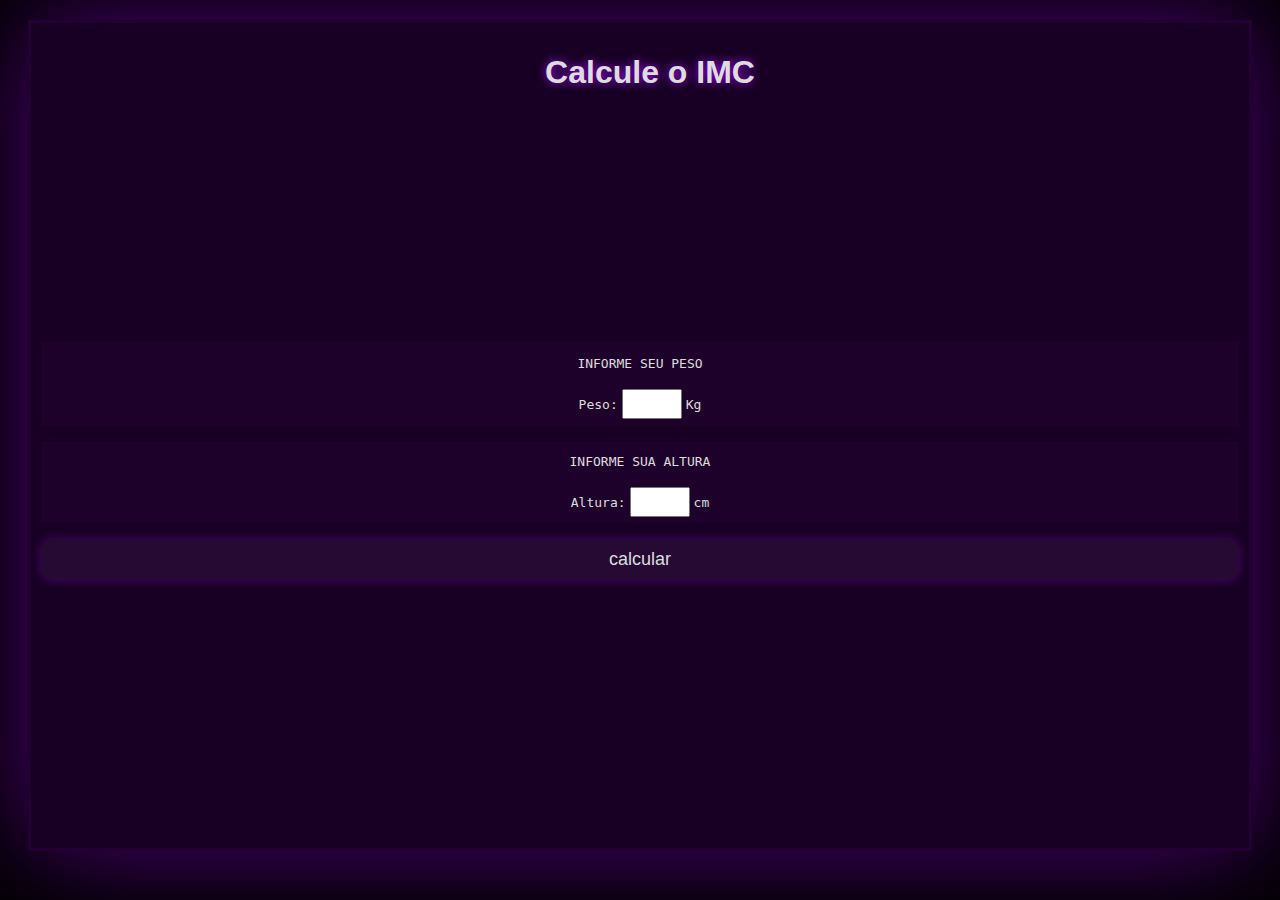
<file: JavaScript/index.html>
<html lang="pt-br">
    <head>
        <meta charset="UTF-8">
        <meta name="viewport" content="width=device-width, initial-scale=1.0">
        <title>Calculadora de IMC</title>
        <link rel="shortcut icon" href="./favicons/favicon.ico" />  <!-- www.pngarea.com -->
        <link rel="stylesheet" href="./style.css">
    </head>
    
    <body>

        <div class="container">
            <h1>Calcule o IMC</h1>

            <form>

                <div class="container-calculadora">
                    
                    <div class="titulo">
                        <p>INFORME SEU PESO</p>
                    </div> 
                    
                    <div class="number">
                        <p>Peso:</p> 
                        <input id = "peso" type="number" class="add-number">
                        <span>Kg</span>
                    </div>
                </div>

                <div class="container-calculadora">
                    
                    <div class="titulo">    
                        <p>INFORME SUA ALTURA</p>
                    </div> 

                    <div class="number">
                        <p>Altura:</p>
                        <input id="altura" type="number" class="add-number"> 
                        <span>cm</span>
                    </div>
                </div>

                <input id="btnCalc" type="button" value="calcular" class="button-calcular">

                <div class="calculado">
                    <div id="divResultado">        
                    </div>
                </div>
            </form>

        </div>
        
    </body>
    <script src="./script.js"></script>
</html>
</file>
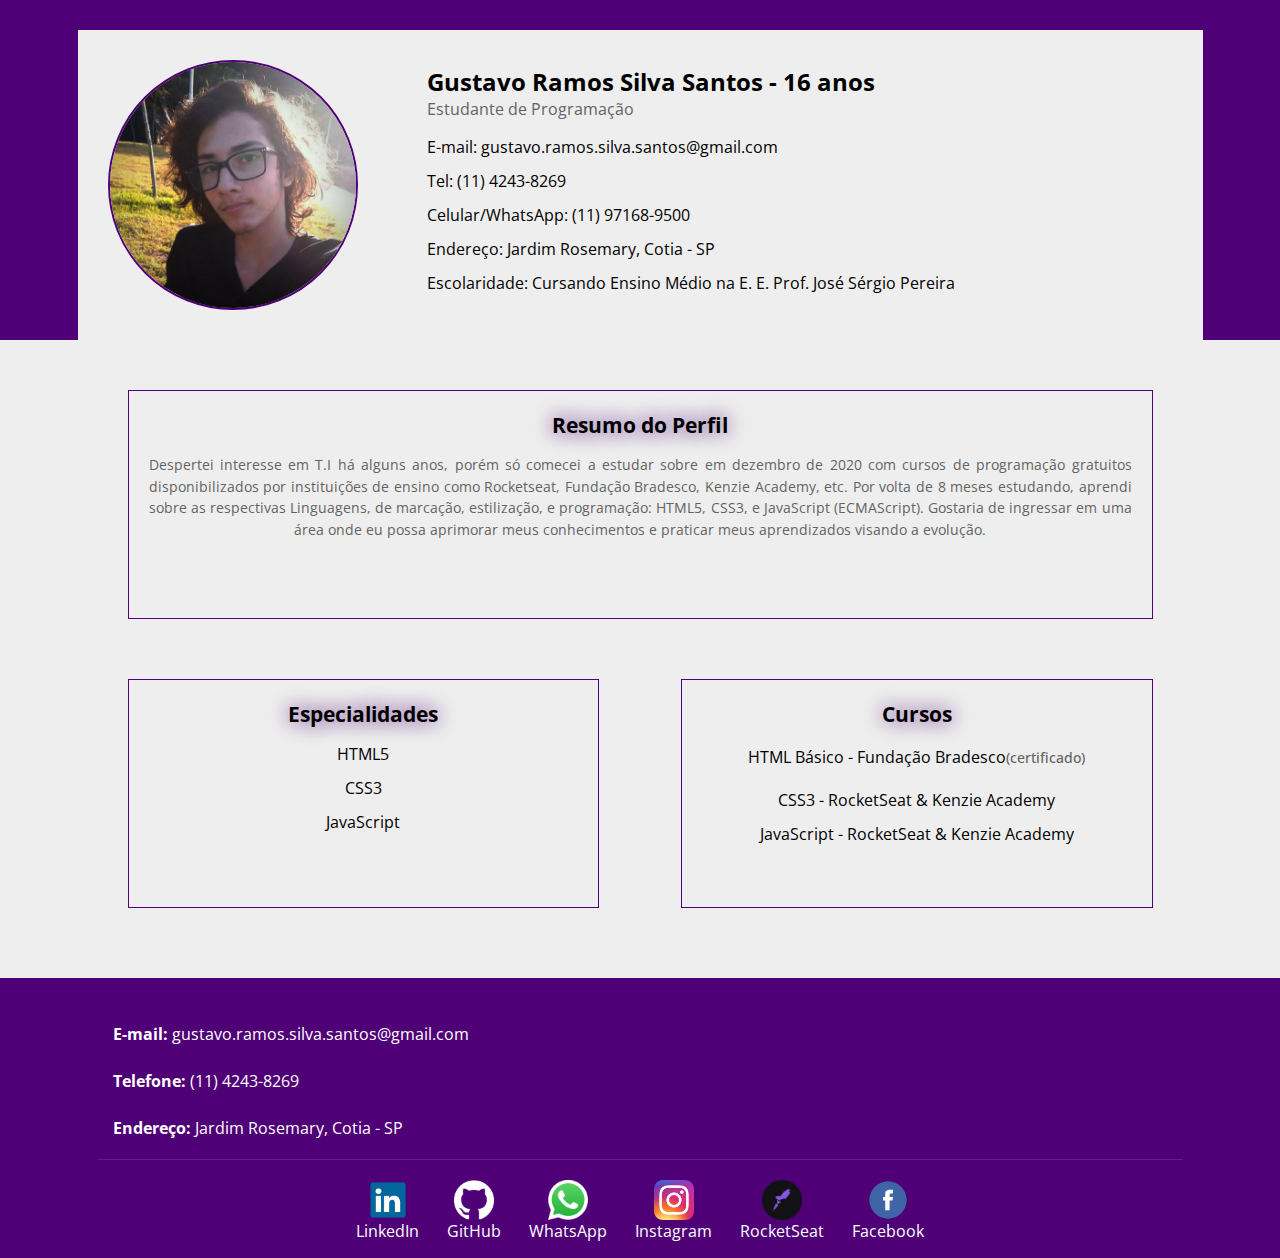
<file: Portfolio/index.html>
<html lang="pt-br">
    <head>
        <meta charset="UTF-8">
        <meta http-equiv="X-UA-Compatible" content="IE=edge">
        <meta name="viewport" content="width=device-width, initial-scale=1.0">
        <title>Portfólio</title>
        <link rel="stylesheet" href="style.css">
        <link rel="preconnect" href="https://fonts.gstatic.com"> 
        <link href="https://fonts.googleapis.com/css2?family=Open+Sans:wght@300;400;600&display=swap" rel="stylesheet">
        <link rel="shortcut icon" href="./img/Favicon/programming2.png" type="image/x-icon">
    </head>

    <body>
        <header>
            <div class="container">

                <div class="linha">

                    <div class="coluna coluna-esquerda">
                        <figure>
                            <img src="./img/Eu.jpg" alt="Gustavo Ramos">
                            <figcaption class="hidden">Gustavo Ramos</figcaption>
                        </figure>
                    </div>

                    <div class="coluna coluna-direita">

                        <h1>Gustavo Ramos Silva Santos - 16 anos</h1>
                        <p>Estudante de Programação</p>

                        <ul>
                            <li id="quebrarLinha">
                                <a  href="mailto:gustavo.ramos.silva.santos@gmail.com">E-mail: gustavo.ramos.silva.santos@gmail.com</a>
                            </li>
                            
                            <li>
                                <a href="tel:551142438269">Tel: (11) 4243-8269</a>
                            </li>

                            <li>
                                <a href="tel:5511971689500">Celular/WhatsApp: (11) 97168-9500</a>
                            </li>
                            
                            <li>
                                <a href="https://goo.gl/maps/2cG1PNw39P9ZUXqS9  " target="_blank">Endereço: Jardim Rosemary, Cotia - SP</a>
                            </li>

                            <li>
                                Escolaridade:
                                Cursando Ensino Médio na <a href="https://www.google.com/maps/place/E.E.+Professor+Jos%C3%A9+S%C3%A9rgio+Pereira/@-23.5624458,-46.9341419,15.95z/data=!4m5!3m4!1s0x0:0x44816b1979bf24d7!8m2!3d-23.5631894!4d-46.9303474" target="_blank"> E. E. Prof. José Sérgio Pereira</a>
                            </li>
                        </ul>

                    </div>
                    
                </div>

            </div>
        </header>

        <main>
            <div class="container">

                <div class="coluna coluna-centro">
                    <section>
                        <h2>Resumo do Perfil</h2>
                        
                        <!-- descrição do perfil -->
                        <p>    Despertei interesse em T.I há alguns anos, porém só comecei a estudar sobre em dezembro de 2020 com cursos de programação gratuitos disponibilizados por instituições de ensino como Rocketseat, Fundação Bradesco, Kenzie Academy, etc. Por volta de 8 meses estudando, aprendi sobre as respectivas Linguagens, de marcação, estilização, e programação: HTML5, CSS3, e JavaScript (ECMAScript). Gostaria de ingressar em uma área onde eu possa aprimorar meus conhecimentos e praticar meus aprendizados visando a evolução.</p>
                    
                    </section>
                </div>
                
                <div class="linha">
                        
                    
                    <div class="coluna coluna-esquerda">
                        <section>
                            <h2>Especialidades</h2>
                            <ul>
                                <li>HTML5</li>
                                <li>CSS3</li>
                                <li>JavaScript</li>
                            </ul>
                        </section>
                    </div>

                    <div class="coluna coluna-direita">
                        <section>
                            <h2>Cursos</h2>
                            <ul>
                                <li>HTML Básico - Fundação Bradesco<a href="./img/Performa.pdf"><strong>(certificado)</strong></a></li>
                                <li>CSS3 - RocketSeat & Kenzie Academy</li>
                                <li>JavaScript - RocketSeat & Kenzie Academy</li>    
                            </ul>
                        </section>
                    </div>
                </div>
            </div>
        </main>

        <footer>
            <div class="container">
                <nav>
                    <ul class="info-contato">
                        <li>
                            <a href="mailto:gustavo.ramos.silva.santos@gmail.com"><strong>E-mail:</strong> gustavo.ramos.silva.santos@gmail.com</a>
                        </li>
                        
                        <li>
                            <a href="tel:551142438269"><strong>Telefone:</strong> (11) 4243-8269</a>
                        </li>
                        
                        <li>
                            <a href="https://goo.gl/maps/2cG1PNw39P9ZUXqS9" target="_blank"><strong>Endereço:</strong> Jardim Rosemary, Cotia - SP </a>
                        </li>
                    </ul>
                </nav>
                
                <nav>
                    <ul class="redes-sociais">
                        <li>
                            <a href="https://www.linkedin.com/in/gustavoramos32/" target="_blank">
                                <img src="./img/linkedin.png" alt="linkedin">
                                <p>LinkedIn</p>
                            </a>
                        </li>
                        
                        <li>
                            <a href="https://github.com/Gustavo032" target="_blank">
                                <img src="./img/github.png"i alt="GitHub">
                                <p>GitHub</p>
                            </a>
                        </li>

                        <li>
                            <a href="https://wa.me/5511971689500" target="_blank">
                                <img src="./img/whatsapp.png" alt="WhatsApp">
                                <p>WhatsApp</p>
                            </a>
                        </li>

                        <li>
                            <a href="https://www.instagram.com/guusta.r/" target="_blank">
                                <img src="./img/Instagram.png" alt="Instagram">
                                <p>Instagram</p>
                            </a>
                        </li>

                        <li>
                            <a href="https://app.rocketseat.com.br/me/guusta" target="_blank">
                                <img id="rocketIcon" src="./img/RocketSeat.jpg" alt="RocketSeat">
                                <p>RocketSeat</p>
                            </a>
                        </li>

                        <li>
                            <a href="https://www.facebook.com/profile.php?id=100009918495667" target="_blank">
                                <img src="./img/facebook.png" alt="Facebook">
                                <p>Facebook</p>
                            </a>
                        </li>
                    </ul>
                </nav>
            </div>
        </footer>
    </body>
</html>
</file>
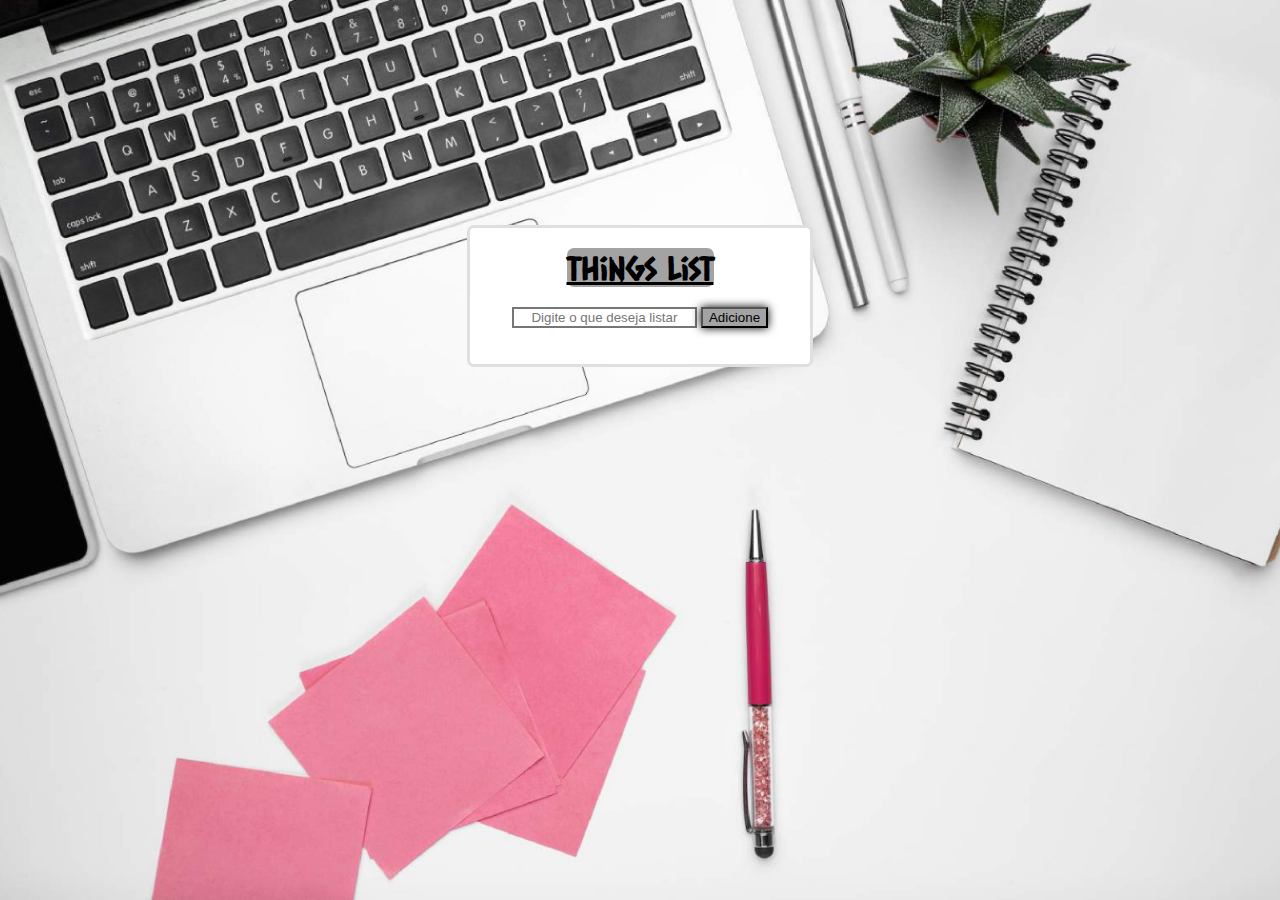
<file: JavaScript/Projeto/index.html>
<html lang="pt-br">
    <head>
        <meta charset="UTF-8">
        <meta name="viewport" content="width=device-width, initial-scale=1.0">
        <title>Things List</title>
        <link rel="shortcut icon" href="./img/lista.ico">
        <link rel="stylesheet" href="./style.css">
        <link rel="preconnect" href="https://fonts.googleapis.com">
        <link rel="preconnect" href="https://fonts.gstatic.com" crossorigin>
        <link href="https://fonts.googleapis.com/css2?family=Caesar+Dressing&family=Fredericka+the+Great&display=swap" rel="stylesheet">
    </head>

    <body> 
        <div class= "app">
            <div class="container">
                
                <h1>Things List</h1>
                
                <div class="adicionar">
                    <input id="inputText" type="text" placeholder="Digite o que deseja listar">
                
                    <button id="btnAdd" type="submit">Adicione</button>
                </div>

                <ul id="listaUl">
                </ul>

            </div>
        </div>
    </body>
    <script src="./script.js"></script>
</html>
</file>
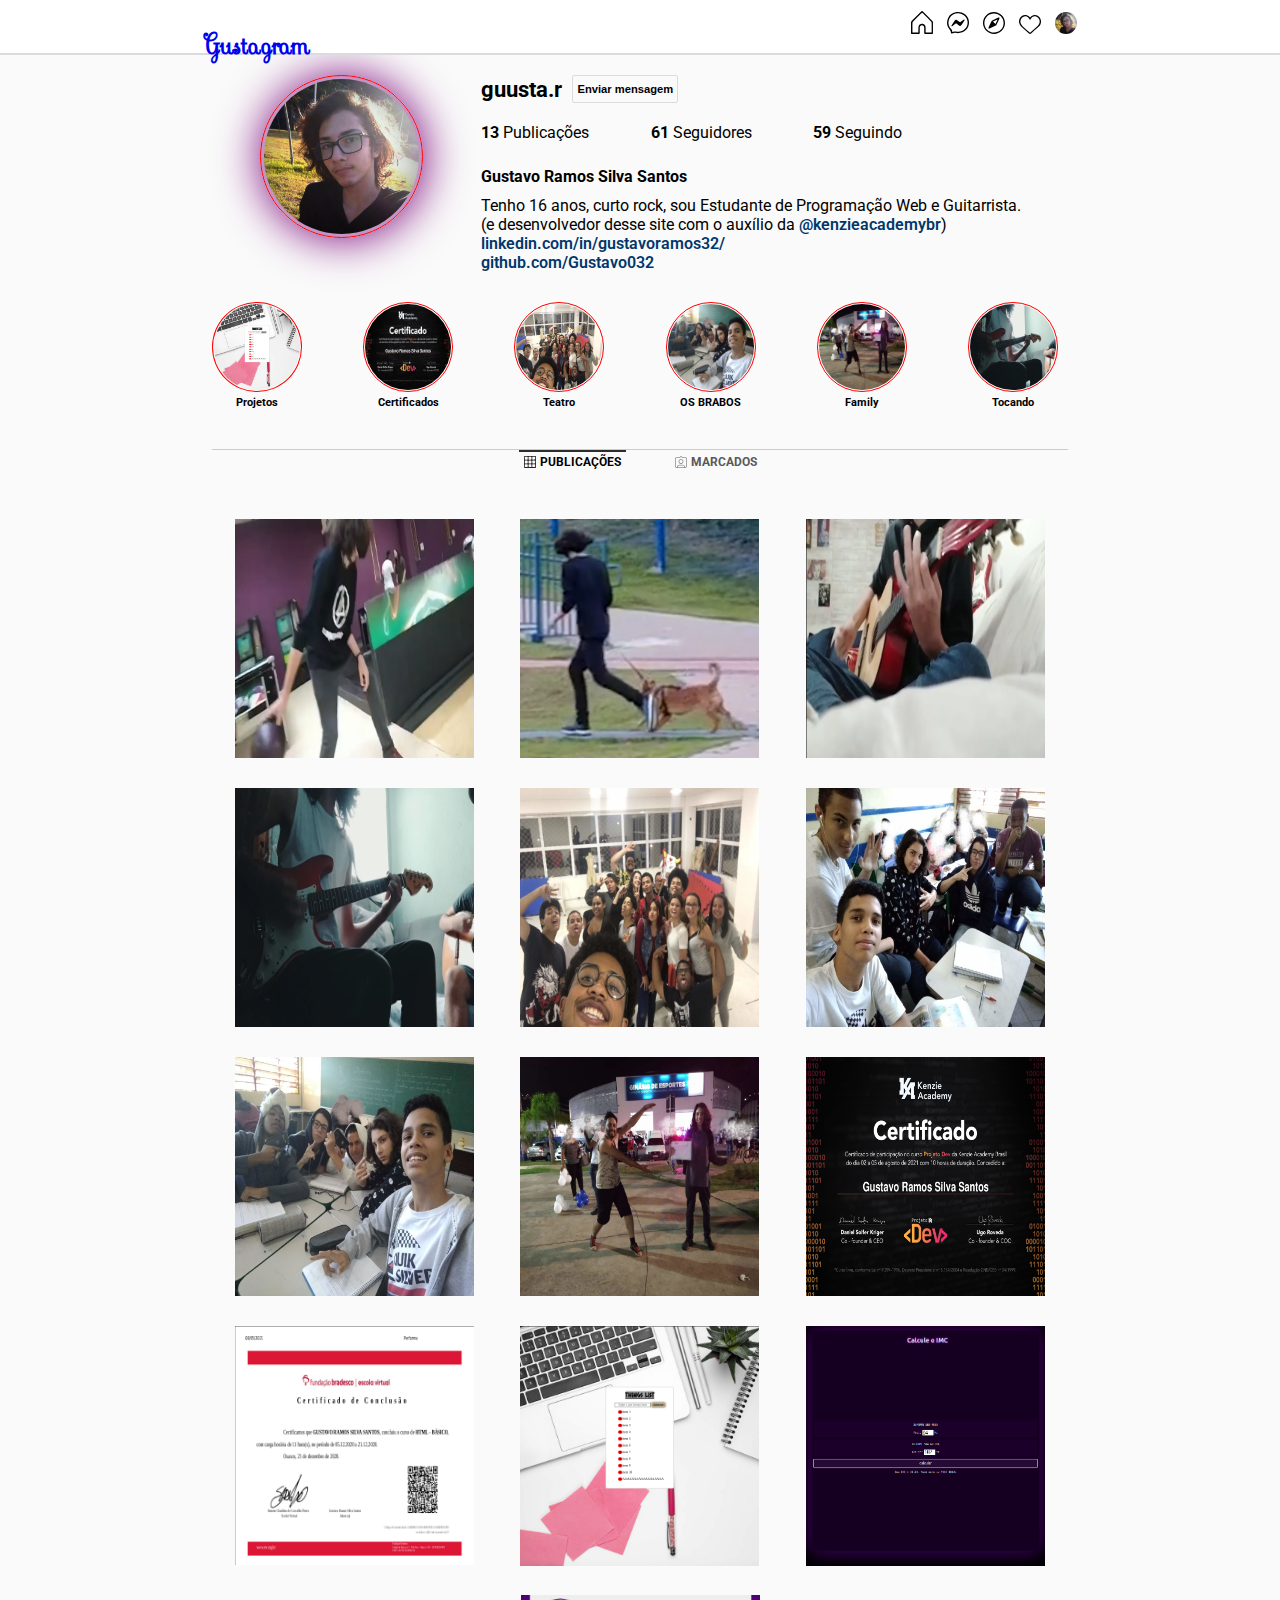
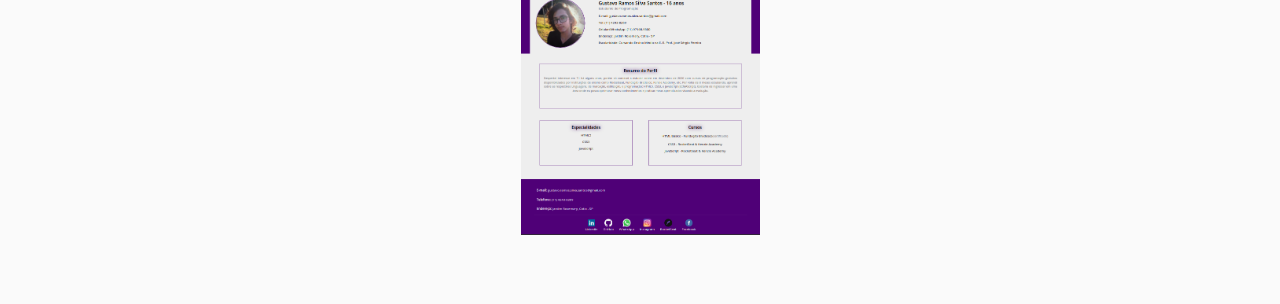
<file: Projeto DEV/Projeto Final/index.html>
<!DOCTYPE html>
<html lang="pt-br">
    <head>
        <meta charset="UTF-8">
        <meta http-equiv="X-UA-Compatible" content="IE=edge">
        <meta name="viewport" content="width=device-width, initial-scale=1.0">
        <meta name="author" content="Gustavo Ramos Silva Santos">
        <meta name="description" content='O site é a minha aprimoração da atividade de um curso intensivo denominado como "projeto DEV", disponibilizado pela Kenzie Academy Brasil '>
        
        <title>Gustagram - Guusta_032</title>
        
        <link rel="shortcut icon" href="./assets/img/gustagram.ico" type="image/x-icon">
        
        <link rel="stylesheet" type="text/css" href="./style.css">
        <link rel="preconnect" href="https://fonts.googleapis.com">
        <link rel="preconnect" href="https://fonts.gstatic.com" crossorigin>

        <link href="https://fonts.googleapis.com/css2?family=Roboto:ital,wght@0,100;0,300;0,400;0,500;0,700;0,900;1,100;1,300;1,400;1,500;1,700;1,900&display=swap" rel="stylesheet">
        <link rel="preconnect" href="https://fonts.googleapis.com">
        
        <link rel="preconnect" href="https://fonts.gstatic.com" crossorigin>
        <link href="https://fonts.googleapis.com/css2?family=Sevillana&display=swap" rel="stylesheet">
    </head>

<!-- 

    css BEM
    Bloco Elemento Modificador

 -->

    <body>
        <header>
            <div class="container">
                <div class="linha">
                    <div class="linha_coluna coluna--esquerda">
                        <a href="#">
                            <strong class="title">Gustagram</strong>
                          
                            <!-- <figure>    
                                <img src="./assets/img/logo.svg" alt="Logo Gustagram">
                                <figcaption class="hidden">Logo Gustagram</figcaption>
                            </figure> -->
                        </a>
                    </div>

                    <div class="linha_coluna coluna--direita">
                        <ul>
                            <li>
                                <a href="#">
                                    <img src="./assets/img/home.svg" alt="icone home">
                                </a>
                            </li>
                            <li>
                                <a href="#">
                                    <img src="./assets/img/message.svg" alt="icone mensagem">
                                </a>
                            </li>
                            <li>
                                <a href="#">
                                    <img src="./assets/img/explore.svg" alt="icone explore">
                                </a>
                            </li>
                            <li>
                                <a href="#">
                                    <img src="./assets/img/notification.svg" alt="icone notificações">
                                </a>
                            </li>
                            <li>
                                <a href="https://www.instagram.com/guusta.r/" alt="link para o Instagram">
                                    <img class="minhaFoto" src="./assets/img/eu.jpg" alt="icone Perfil">
                                </a>
                            </li>
                        </ul>
                    </div>
                </div>
            </div>
        </header>

        <main>
            <article>
                <div class="container">
                    <section class="sectionAboutUser">
                        <div class="linha">
                            <div class="linha_coluna linha_coluna--esquerda">
                                <figure>
                                    <img class="minhaFoto" src="./assets/img/eu.jpg" alt="Foto de perfil do Usuário">
                                    <figcaption class="hidden">Foto de perfil do Usuário</figcaption>
                                </figure>
                            </div>
                            
                            <div class="linha_coluna linha_coluna--direita">
                                <article class="aboutUser">
                                    <div class="aboutUser__name aa">
                                        <h2>guusta.r</h2>
                                        <button type="submit">Enviar mensagem</button>
                                    </div>
                                    
                                    <div class="aboutUser__follows">
                                        <ul>
                                            <li>
                                                <a href="#">
                                                    <strong>13</strong> Publicações
                                                </a>
                                            </li>

                                            <li>
                                                <a href="#">
                                                    <strong>61</strong> Seguidores
                                                </a>
                                            </li>

                                            <li>
                                                <a href="#">
                                                    <strong>59</strong> Seguindo
                                                </a>
                                            </li>
                                        </ul>
                                    </div>
                                    
                                    <div class="aboutUser__description">
                                        <h3>Gustavo Ramos Silva Santos</h3>
                                        <p>Tenho 16 anos, curto rock, sou Estudante de Programação Web e Guitarrista.</p>
                                        <p>(e desenvolvedor desse site com o auxílio da <a href="https://www.instagram.com/kenzieacademybr/" target="_blank" alt="link para o instagram">@kenzieacademybr</a>)</p>
                                        <p><a href="https://www.linkedin.com/in/gustavoramos32/" target="_blank" alt="link para o linkedin">linkedin.com/in/gustavoramos32/</a></p>
                                        <p><a href="https://github.com/Gustavo032" target="_blank" alt="link para o github">github.com/Gustavo032</a></p>
                                    </div>
                                </article>
                            </div>
                        </div>
                    </section>

                    <section class="sectionHighlightUser">
                        <ul>
                            
                            <li>
                                <figure>
                                    <a href="https://lista-de-coisas.vercel.app/" alt="link para o site do projeto 3">
                                        <img src="./assets/img/thumbnail/projeto3.png" alt="Projeto 3 thumbnail">
                                    </a>
                                    <figcaption class="hidden">Projeto 3 thumbnail</figcaption>
                                </figure>
                                
                                <h3>Projetos</h3>
                            </li>
                            
                            <li>
                                <figure>
                                    <a href="./assets/img/Certificate.pdf" alt="link para pdf">
                                        <img src="./assets/img/thumbnail/certificado2.png" alt="Certificado 2 thumbnail">
                                    </a>
                                    <figcaption class="hidden">Certificado 2 thumbnail</figcaption>
                                </figure>
                                
                                <h3>Certificados</h3>
                            </li>
                            
                            <li>
                                <figure>
                                    <a href="./assets/img/teatro-geral.jpg" alt="link para jpg">
                                        <img src="assets/img/thumbnail/teatro-geralThumb.jpg" alt="Teatro thumbnail">
                                    </a>
                                    <figcaption class="hidden">Teatro thumbnail</figcaption>
                                </figure>

                                <h3>Teatro</h3>
                            </li>
                            
                            <li>
                                <figure>
                                    <a href="./assets/img/brabos.jpg" alt="link para jpg">
                                        <img src="./assets/img/thumbnail/brabosThumb.jpg" alt="brabos thumbnail">
                                    </a>
                                    <figcaption class="hidden">Brabos thumbnail</figcaption>
                                </figure>

                                <h3>OS BRABOS</h3>
                            </li>
                            
                            <li>
                                <figure>
                                    <a href="./assets/img/familiaCertificado.jpg" alt="link para jpg">
                                        <img src="./assets/img/thumbnail/familiaCertificadoThumb.jpg" alt="familia certificado thumbnail">
                                    </a>
                                    <figcaption class="hidden">familia certificado thumbnail</figcaption>
                                </figure>

                                <h3>Family</h3>
                            </li>

                            <li>
                                <figure>
                                    <a href="./assets/videos/tocando com o hugo.mp4" alt="link para mp4">
                                        <img src="./assets/img/thumbnail/tocandoHThumb.png" alt="tocando com hugo thumbnail">
                                    </a>

                                    <figcaption class="hidden">tocando com o Hugo thumbnail</figcaption>
                                </figure>

                                <h3>Tocando</h3>
                            </li>
                        </ul>
                    </section>

                    <section class="feed">
                            <nav>
                                <ul class="feed__menu" >
                                    <li class="ativo">
                                        <a href="#">
                                            <img src="./assets/img/posts.svg" alt="ícone de Publicações">
                                            <span>PUBLICAÇÕES</span>
                                        </a>
                                    </li>

                                    <li>
                                        <a href="#">
                                            <img src="./assets/img/marcados.svg" alt="ícone de Marcados">
                                            <span>MARCADOS</span>
                                        </a>
                                    </li>
                                </ul>
                            </nav>

                        <div class="feed__galery">
                            <ul>
                                <li>
                                    <figure>
                                        <a href="./assets/videos/Boliche.mp4" alt="link para mp4">
                                            <img src="./assets/img/thumbnail/bolicheThumb.png" alt="boliche thumbnail">
                                        </a>
                                        <figcaption class="hidden">boliche thumbnail</figcaption>
                                    </figure>
                                </li>

                                <li>
                                    <figure>
                                        <a href="./assets/videos/dog-corrida.mp4" alt="link para mp4">
                                            <img src="./assets/img/thumbnail/dogzin.png" alt="correndo com dog thumbnail">
                                        </a>
                                        <figcaption class="hidden">correndo com dog thumbnail</figcaption>
                                    </figure>
                                </li>
                                
                                <li>
                                    <figure>
                                        <a href="./assets/videos/casaD.mp4" alt="link para mp4">
                                            <img src="./assets/img/thumbnail/casaDThumb.png" alt="Tocando metallica thumbnail">
                                        </a>
                                        <figcaption class="hidden">Tocando metallica thumbnail</figcaption>
                                    </figure>
                                </li>
                                
                                <li>
                                    <figure>
                                        <a href="./assets/videos/tocando com o hugo.mp4" alt="link para mp4">
                                            <img src="./assets/img/thumbnail/tocandoHThumb.png" alt="tocando com o Hugo thumbnail">
                                        </a>
                                        <figcaption class="hidden">tocando com o Hugo thumbnail</figcaption>
                                    </figure>
                                </li>

                                <li>
                                    <figure>
                                        <a href="./assets/img/teatro-geral.jpg" alt="link para jpg">
                                            <img src="./assets/img//thumbnail/teatro-geralThumb.jpg" alt="teatro-geral thumbnail">
                                        </a>
                                        <figcaption class="hidden">teatro geral thumbnail</figcaption>
                                    </figure>
                                </li>

                                <li>
                                    <figure>
                                        <a href="./assets/img/Escola.jpg" alt="link para jpg">
                                            <img src="./assets/img//thumbnail/EscolaThumb.jpg" alt="escola thumbnail">
                                        </a>
                                        <figcaption class="hidden">Escola thumbnail</figcaption>
                                    </figure>
                                </li>
                                
                                <li>
                                    <figure>
                                        <a href="./assets/img/brabos.jpg" alt="link para jpg">
                                            <img src="./assets/img//thumbnail/brabosThumb.jpg" alt="brabos thumbnail">
                                        </a>
                                        <figcaption class="hidden">brabos thumbnail</figcaption>
                                    </figure>
                                </li>

                                <li>
                                    <figure>
                                        <a href="./assets/img/familiaCertificado.jpg" alt="link para jpg">
                                            <img src="./assets/img/thumbnail/familiaCertificadoThumb.jpg" alt="familia certificado thumbnail">
                                        </a>
                                        <figcaption class="hidden">familia certificado thumbnail</figcaption>
                                    </figure>
                                </li>
                                
                                <li>
                                    <figure>
                                        <a href="./assets/img/Certificate.pdf" alt="link para pdf">
                                            <img src="./assets/img/thumbnail/certificado2.png" alt="certificado2 thumbnail">
                                        </a>
                                        <figcaption class="hidden">certificado2 thumbnail</figcaption>
                                    </figure>
                                </li>
                                
                                <li>
                                    <figure>
                                        <a href="./assets/img/Performa.pdf" alt="link para pdf">
                                            <img src="./assets/img/thumbnail/certificado1.png" alt="certificado1 thumbnail">
                                        </a>
                                        <figcaption class="hidden">certificado1 thumbnail</figcaption>
                                    </figure>
                                </li>
                                
                                <li>
                                    <figure>
                                        <a href="https://lista-de-coisas.vercel.app/" alt="link para projeto3">
                                            <img src="./assets/img/thumbnail/projeto3.png" alt="projeto3 thumbnail">
                                        </a>
                                        <figcaption class="hidden">projeto3 thumbnail</figcaption>
                                    </figure>
                                </li>
                                <li>
                                    <figure>
                                        <a href="https://calculadora-imc-nine.vercel.app/" alt="link para projeto2">
                                            <img src="./assets/img/thumbnail/projeto2.png" alt="projeto2 thumbnail">
                                        </a>
                                        <figcaption class="hidden">projeto2 thumbnail</figcaption>
                                    </figure>
                                </li>
                                
                                <li>
                                    <figure>
                                        <a href="https://portfolio-sable-chi.vercel.app/" alt="link para projeto1">
                                            <img src="./assets/img/thumbnail/projeto1.png" alt="projeto1 thumbnail">
                                        </a>
                                        <figcaption class="hidden">projeto1 thumbnail</figcaption>
                                    </figure>
                                </li>
                                
                                
                            </ul>
                            
                        </div>
                    </section>
                </div>
            </article>
        </main>
    </body>
</html>
</file>
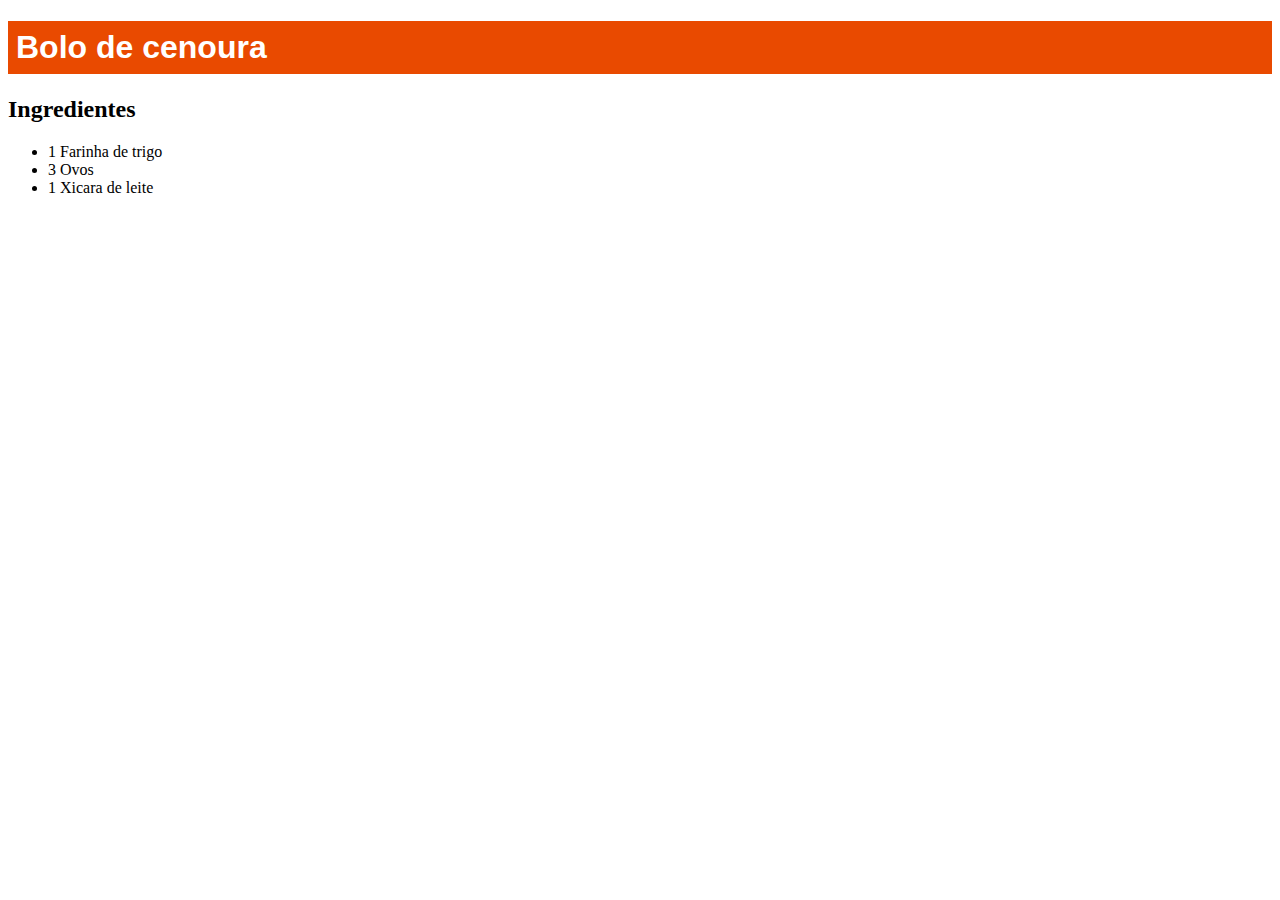
<file: index1.html>
<!DOCTYPE html>
<html>
    <head>
        <meta charset="UTF-8">
        <meta http-equiv="X-UA-Compatible" content="IE=edge">
        <meta name="viewport" content="width=device-width, initial-scale=1.0">
        <title>Minha página de receitas</title>
        <link rel="stylesheet" href="teste.css">
    </head>

    <body>
        <h1>Bolo de cenoura</h1>

        <h2>Ingredientes</h2>

        <ul>
            <li>1 Farinha de trigo</li>
            <li>3 Ovos</li>
            <li>1 Xicara de leite</li>
        </ul>
        
    </body>
</html>
</file>
<file: JavaScript/style.css>
body {
    background-color: black;
}
h1 {
    font-family: -apple-system, BlinkMacSystemFont, 'Segoe UI', Roboto, Oxygen, Ubuntu, Cantarell, 'Open Sans', 'Helvetica Neue', sans-serif;
    margin-left: 20px;
    justify-self: center;
    text-shadow: 0 0 10px #a600ff;
}

.container{
    display: grid;
    border: 3px solid #220034;
    box-shadow: 0px 0px 100px #4f0077;
    padding: 10px;
    margin: 20px;
    height: calc(100% - 8.9%);
    color:#ddd;
    background-color: #27003c94;
    font-family: monospace;
}

.container-calculadora{
    margin-bottom: 16px;
    width: 100%;
    background-color: #60128414;
}

.altura-slider, .peso-slider {
    width: 100%;
    height: 1px;
    outline: none;
}

.add-number {
    height: 30px;
    width: 60px;
    margin: 4px;
    font-size: 24px;
}

.number {
    display: flex;
    align-items:center;
    justify-content: center;
}

.button-calcular{
    
    font-size: 18px;
    width: 100%;
    background-color: #d67cff14;
    color: #ddd;
    cursor: pointer;
    border: none;
    border-radius: 10px;
    box-shadow: 0px 0px 10px #4f0077;
    padding: 10px;
}

.titulo {
    text-align: center;
    justify-content: center;
    padding-top: 0.1px;
}

.calculado {
    display: flex;
    justify-content: center;
    align-items: center;
    padding-top: 1rem;
}
</file>
<file: Portfolio/style.css>
/* DECLARAÇÃO DE VARIAVEIS */
/* ESTILOS GERAIS */
/* BODY */
/* HEADER */
/* FOOTER */
/* PAGINA INICIAL */
/* EXTRAS */
/* @MEDIA */



/*ESTILOS GERAIS*/
html, body, figure, img, div, input, textarea, p, h1, h2, h3, h4, h5, h6, ul, li, a, main{
    margin: 0;
    padding: 0;
    box-sizing: border-box;
    list-style: none;
    text-decoration: none;
}
.coluna-centro{
    display: block;
}

.coluna{
    flex-basis: 48%;
}

.hidden{display: none;}

/* BODY */
body{
    font-family: 'Open Sans', sans-serif;
}

/* HEADER */
header{
    background-color: #4f0077;
    padding: 30px 30px 0;
}

header .container{
    background-color: #eeeeee;
}

header .linha{
    align-items: center;
}

header .coluna-esquerda{
    flex-basis: 30%;
    align-items: center;
}

header .coluna-direita{  
    text-align: center;
}

header .coluna-direita :hover{
    color: rgb(7, 0, 99)
}

header .coluna img{
    max-width: 100%;
    max-height: 100%;
}

header .coluna h1{
    font-size: 1.5rem;
}

header .coluna p{
    font-size: 1rem;
    color: #636363;
}

header .coluna ul{
    margin: 16px 0 0;
    
}

header .coluna ul li{
    margin: 0 0 12px;
}

header .coluna ul li a{
    font-size: 1rem;
    color: black;
}





/* FOOTER */
footer{
    background: #4f0077;
    height: 405px;
    
}

footer .container{
    height: 405px;
    padding: 20px;
}

footer .container nav ul li a{
    color: white;
}

footer .container nav .info-contato li{
    margin: 15px;
    padding-top: 10px;
}


/****************/


footer .container nav .redes-sociais{
    border-top: 1px solid rgba(255, 255, 255, 0.116);
    margin: 20px 0 50px;
    padding-top: 20px;
    text-align: center;
}

footer .container nav .redes-sociais li{
    margin: 15px 28px;
    text-align: center;
    display: inline-block;
    
}

footer .container nav .redes-sociais li a #rocketIcon{
    border-radius: 100%;
}

footer .container nav .redes-sociais li a img{
    width: 40px; 
}





/* PAGINA INICIAL(tema principal) */
main{
    background-color: #eeeeee;
}

main .coluna-esquerda section{
    min-height: 156.69px;
}

main .coluna-direita section a{
    color: #636363;
}

main .coluna-direita section a:hover{
    color: #4f0077;
}

main .coluna{
    padding: 20px
}

main .coluna section{
    border-bottom: solid 1px #4f0077;
    margin: 0 0 20px;
    min-height: 187px;  
    text-align-last: center;
}

main .coluna section h2{
    text-shadow: 0px 0px 20px #4f0077;
    font-size: 1.3rem;
    margin: 0 0 15px;
}

main .coluna section p{
    font-size: 0.9rem;
    color: #636363;
    line-height: 1.5;
    text-align: justify;
}

main .coluna section ul li{
    margin: 0 0 12px;

}

main .coluna section ul li h3{
    font-size: 1.1rem;
}

main .coluna section ul li strong{
    font-size: 0.9rem;
    font-weight: 500;
    display: inline-block;
    margin: 5px 0 10px;
}



/* EXTRAS */

/* @MEDIA */

@media only screen and (min-width: 844px){

    .linha{
        display: flex;
        flex-wrap: wrap;
        align-items: flex-start;
        justify-content: space-between; 
    }

    .container{
        width: 100%;
        max-width: 1125px;
        margin: 0 auto;
        padding: 30px;
    }
    
    footer .container nav .redes-sociais{
        display: flex;
        justify-content: center;
    }

    footer{
        height: 280px;
    }

    footer .container{
        height: 250px;
    }

    main .coluna section{
        border: solid 1px #4f0077;
        padding: 20px;
    }

    main .coluna{
        padding: 20px;
    }
    
    footer .container nav .redes-sociais li{
        margin: 0 14px;
        display: initial;   
    }
}

@media only screen and (min-width: 529px){

    header .coluna img{
        max-width: 250px;
        max-height: 250px;
        border-radius: 100%;
        border: solid 2.5px;
        border-color: #4f0077;
    }

    header{
        padding-top: 30px;        
    }        
    
    header .coluna-direita{
        flex-basis: 70%;
        text-align: left;
    }
}
</file>
<file: JavaScript/Projeto/style.css>
body {
    padding: 0;
    margin: 0;
    background-image: url(./img/background.png); /* https://www.freepik.com/free-photo/home-office-workspace-copyspace-with-supplies-technology_14626518.htm#page=3&query=note%20paper&position=11  */
    background-repeat: no-repeat;
    background-size: cover;
    background-position: top;
    background-color: rgb(180, 180, 180);
    background-attachment: fixed;
}

.container{
    background-color: #ffffff;
    position: absolute;
    width: 300px;
    padding: 0px 20px 20px 20px;
    top: calc(50vh - 25vh);
    left: 0;
    right: 0;
    margin: auto;
    border-radius: 7px;
    border-style: solid;
    border-color: #dfdfdf;
}

input {
    text-align: center;
    border-style: solid;
}

.adicionar {
    text-align: center;
}

.adicionar button {
    color: #000000;
    box-shadow: 0px 0px 10px black;
    background-color: #a3a3a3

}

li button{
    color: black;
    background-color: red;
    margin-right: 2px;
    border-style: none;
    border-radius: 100%;
    cursor: pointer;
}

h1 {
    text-align: center;
    font-family: 'Caesar Dressing', sans-serif;
    background-color: #a3a3a3;
    width: max-content;
    margin: 20px auto;
    border-radius: inherit;
    text-decoration: underline;
}


 li {
    list-style: none;
    margin: inherit;
}

.app {
    position: relative;
}
</file>
<file: Projeto DEV/Projeto Final/style.css>
/* DECLARAÇÃO DE VARIAVEIS */
/* ESTILOS GERAIS */
/* BODY */
/* HEADER */
/* FOOTER */
/* PAGINA INICIAL */
/* EXTRAS */
/* @MEDIA */

/* font-family: 'Roboto', sans-serif; */


/*ESTILOS GERAIS*/
html, body, figure, img, div, input, textarea, p, h1, h2, h3, h4, h5, h6, ul, li, a, main{
    margin: 0;
    padding: 0;
    box-sizing: border-box;
    list-style: none;
    text-decoration: none;
    outline: none;
}

.container{
    padding: 20px;
}

.hidden{
    display: none;
}

.minhaFoto{
    border-radius: 100%;
}

/* BODY */
body{
    font-family: 'Roboto', sans-serif;
}


/* NAV */

.feed{}
.feed nav{}
.feed .feed__menu{
    margin-top: 40px;
    display: flex;
    justify-content: center;
    border-top: solid 1px #ccc;
}

.feed .feed__menu li{
    position: relative;
}

.feed .feed__menu li.ativo::before{
    content: "";
    display: block;
    padding-top: 10px;
    border-top: solid 2px #2c2c2c;
    position: absolute;
    top: 1;
    width: 100%;
    
}

.feed .feed__menu li a{
    font-weight: bold;
    font-size: 12px;
    padding: 0 5px;
    color: rgb(89, 89, 89);
    display: flex;
    padding-top: 5px;
    align-items: center;
}

.feed .feed__menu li.ativo span {
    color: black;
}

.feed .feed__menu li img{
    padding-right: 4px;
}

.feed .feed__galery{}
.feed .feed__galery ul{
    margin-top: 40px;
    display: inline-flex;
    flex-direction: row;
    align-items: center;
    flex-flow: wrap;
    justify-content: space-around;
}

.feed .feed__galery ul li{
    max-width: 140px;
    max-height: 140px;
    margin-bottom: 10px;
    padding: 10px;
}
.feed .feed__galery ul li figure{}
.feed .feed__galery ul li figure img {
    width: 100%;
    height: 100%;
}

.feed .feed__galery ul li figure img:hover {
box-shadow: 0px 0px 10px rgb(120 1 120);
}

.feed .feed__galery ul li figure figcaption{}

/* HEADER */
header{
    border-bottom: 2px solid #DBDBDB;

}

header .container{
    max-height: 53px;
    padding: 11px;
}

header .linha{
    display: flex;
    justify-content: space-between;
}

header .linha_coluna{}

header a .title{
    font-family: 'Sevillana', cursive;
    font-size: 26px;
}

header a figure{}
header a figure img{
    width: 115px;
}

header ul{
}

header ul li{
    display: inline-block;
}

header ul li a{}

header ul li a img{
    width: 18px;
}

/* FOOTER */

/* PAGINA INICIAL(tema principal)(main) */
main{
    overflow-x: hidden;
    background-color: #FAFAFA;
    padding-bottom: 30px;
}
main article{}
main article .container{}
main article .sectionAboutUser{}
main article .sectionAboutUser .linha{}
main article .sectionAboutUser .linha_coluna{}
main article .sectionAboutUser figure{
    max-width: 120px;
    max-height: 120px;
    height: 100%;
    width: 100%;
}
main article .sectionAboutUser figure img{
    width: 100%;
    background-color: rgba(120, 1, 120, 0.411);
    height: 100%;
    padding: 3px;
    box-shadow: 1px 1px 45px rgb(120 1 120);
    border: solid 0.5px red;
    border-radius: 100%;
}
main article .sectionAboutUser .aboutUser{}
main article .sectionAboutUser .aboutUser__name{
    display: flex;
    align-items: center;
}
main article .sectionAboutUser .aboutUser__name h2{
    margin: 0;
    font-size: 1.1rem;
    margin-right: 10px;
}
main article .sectionAboutUser .aboutUser__name button{
    font-size: 0.7rem;
    padding: 7px 4px;
    background-color: transparent;
    border: 
    1px solid #DBDBDB;
    border-radius: 2px;
    font-weight: 600;
    cursor: pointer;
}

main article .sectionAboutUser .aboutUser__follows{
    margin-top: 20px;
}
main article .sectionAboutUser .aboutUser__follows ul{
    display: flex;
    text-align: center;
    justify-content: space-between;
}
main article .sectionAboutUser .aboutUser__follows ul li{}
main article .sectionAboutUser .aboutUser__follows ul li a{
    color: #000;
    font-size: 0.9rem;
}  
main article .sectionAboutUser .aboutUser__follows ul li a strong{}
main article .sectionAboutUser .aboutUser__description{
    margin-top: 25px;
}
main article .sectionAboutUser .aboutUser__description h3{
    margin: 0;
    margin-bottom: 10px;
    font-size: 0.9rem;
}
main article .sectionAboutUser .aboutUser__description p{
    font-size: 0.8rem;
}
main article .sectionAboutUser .aboutUser__description p a{
    color: #00376B;
    font-weight: 600;
}
main article .sectionHighlightUser{}
main article .sectionHighlightUser ul{
    display: flex;
    margin-top: 30px;
    overflow-x: scroll;
    justify-content: space-between;
}

main article .sectionHighlightUser ul li{
    text-align: center;
    margin-right: 10px;
}
main article .sectionHighlightUser ul li figure{}
main article .sectionHighlightUser ul li figure img{
    width: 60px;
    border-radius: 100%;
    border: solid 1px red;
    padding: 1px;
}
main article .sectionHighlightUser ul li h3{
    font-size: 0.6rem;
    margin: 0;
}

/* EXTRAS */

/* @MEDIA */

@media only screen and (min-width: 594px){

    main article .sectionAboutUser .linha{
        display: flex;
    }

    main article .sectionAboutUser figure{
        margin-right: 10px;
    }


    .feed .feed__galery ul li{
        max-width: 199px;
        max-height: 199px;
        margin-bottom: 10px;
        padding: 10px;
    }

    .feed .feed__galery ul li figure img {
        width: 100%;
        height: 100%;
    }

    main article .sectionHighlightUser ul li h3 {
        font-size: 0.7rem;
        margin: 0;
    }

@media only screen and (min-width: 784px){
    
    .container{
        max-width: 70vw;
        margin: 0 auto;
        width: 100%;
    }

    header ul li a img{
        min-width: 22px;
        margin-left: 10px;
    }

    header a figure img{
        width: initial;
    }

    main article .sectionAboutUser .linha{
        display: flex;
    }

    main article .sectionAboutUser .linha_coluna--esquerda{
        flex-basis: 45%;    
    }

    main article .sectionAboutUser .linha_coluna--direita{
        flex-basis: 100%;
    }

    main article .sectionAboutuser .aboutUser__name{
        padding-top: 10px;
        margin: 0 auto;
        justify-content: space-between;
        padding-right: 10%;
    } 
    
    main article .sectionAboutuser .aboutUser__name button{ 
        padding: 7px 10px
    }
    
    main article .sectionHighlightUser ul li figure img{
        width: 90px;
    }
    main article .sectionAboutUser .linha_coluna {
        margin-right: 10px;
    }
    main article .sectionAboutUser figure {
        max-width: 163px;
        max-height: 163px;
        height: 100%;
        width: 100%;
        margin: 0 auto;
    }

    main article .sectionAboutUser figure img{
        width: 100%;
        height: 100%;
    }

    main article .sectionAboutUser .aboutUser__name h2{
        font-size: 1.4rem;
    }

    main article .sectionAboutUser .aboutUser__follows ul{
        max-width: 73%;
    }

    main article .sectionAboutUser .aboutUser__follows ul li a{
        font-size: 1rem;
    }

    main article .sectionAboutUser .aboutUser__description h3{
        font-size: 1rem;
    }
    main article .sectionAboutUser .aboutUser__description p{
        font-size: 1rem;
    }
    main article .sectionHighlightUser ul{
        font-size: 0.9rem;
        overflow-x: visible;
        justify-content: space-between;
    }

    .feed .feed__galery ul{
        flex-direction: row;
        align-items: center;
        flex-wrap: wrap;
        justify-content: space-around;  
    }
    
    .feed .feed__galery ul li{
        max-width: 259px;
        max-height: 259px;
        margin-bottom: 10px;
        padding: 10px;
    }

    .feed .feed__galery ul li figure img {
        width: 100%;
        height: 100%;
    }
    
    .feed .feed__menu li{
        margin: 0 22px;
    }
    


}

@media only screen and (min-width: 480px){
 
    header ul li a img{
        width: 18px;
        margin-left: 10px;
    }
}
</file>
<file: teste.css>
h1 {
    color: #ffffff;
    font-family: Arial, Helvetica, serif;
    background-color: rgb(233, 74, 0);
    padding: 0.5rem;
}

nav ul li {
    background-color: aquamarine;
}

nav ul li a{
    color: red;    
}
</file>
